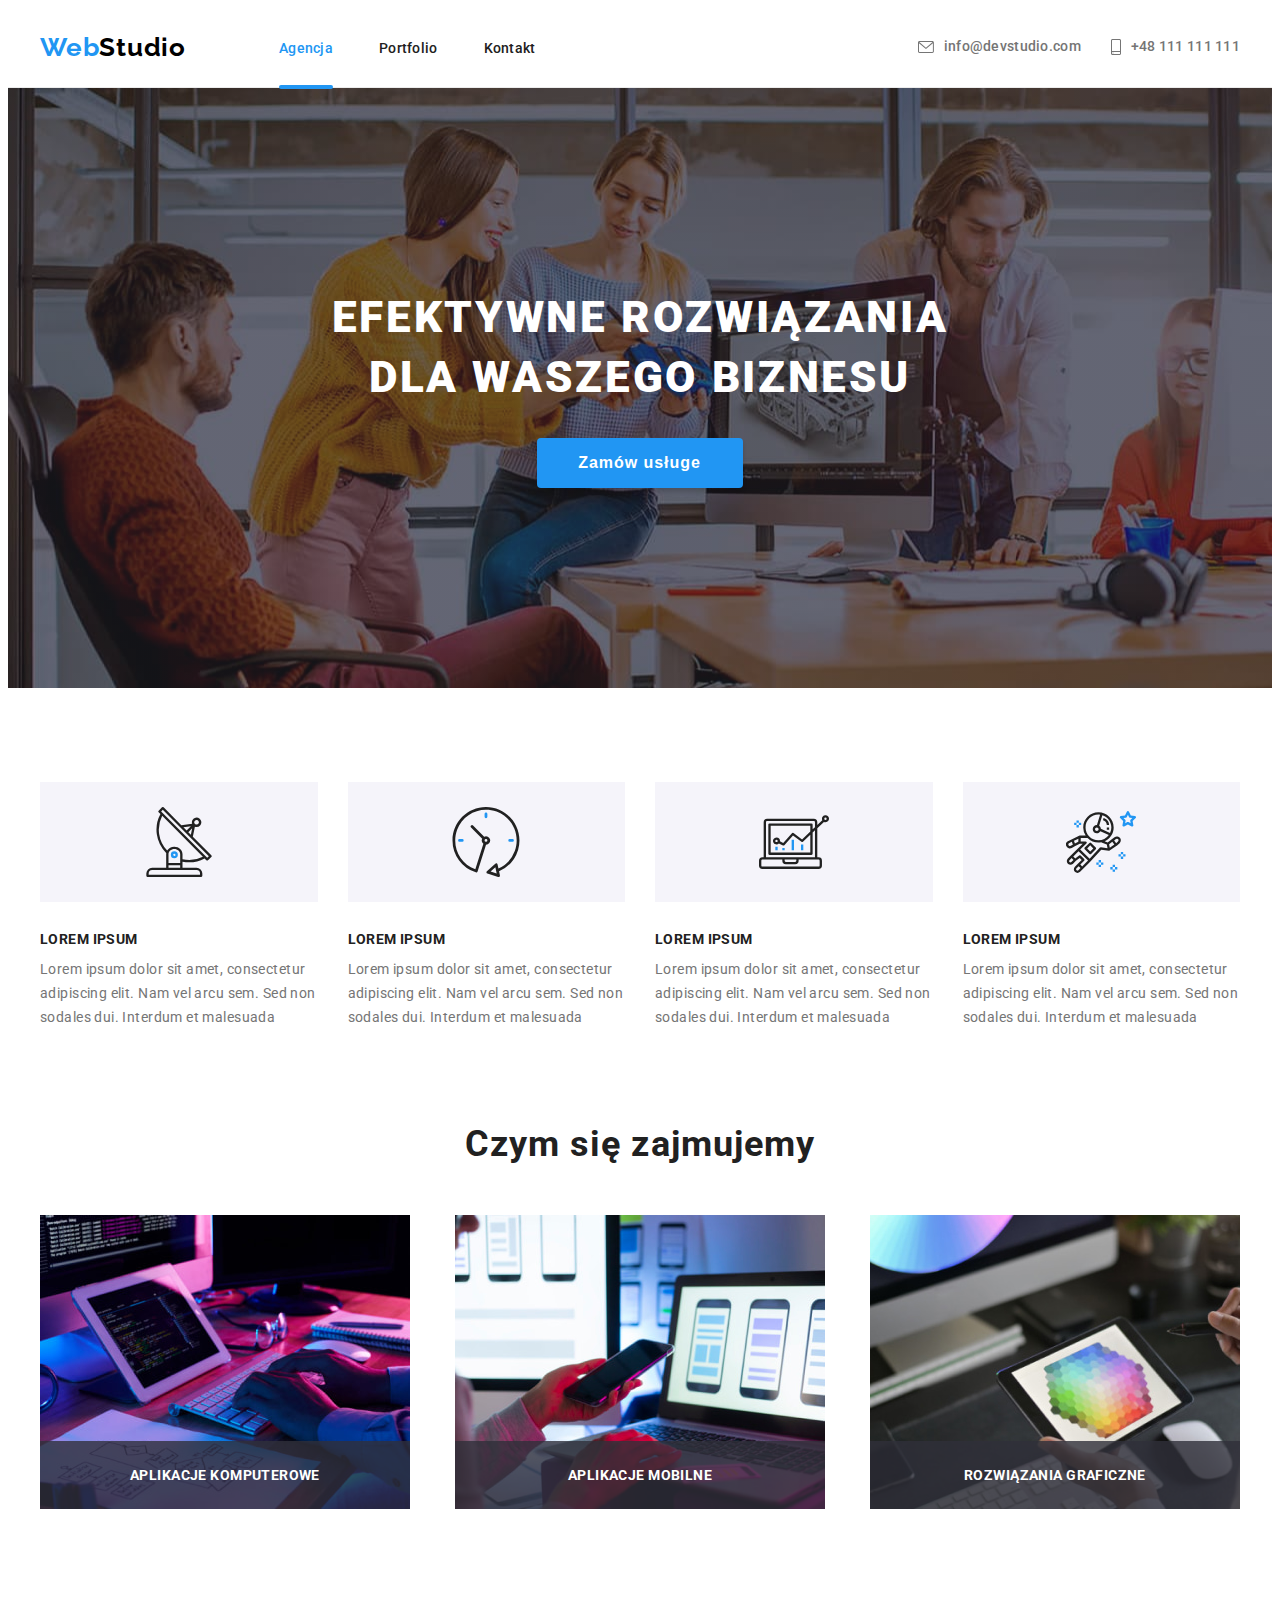
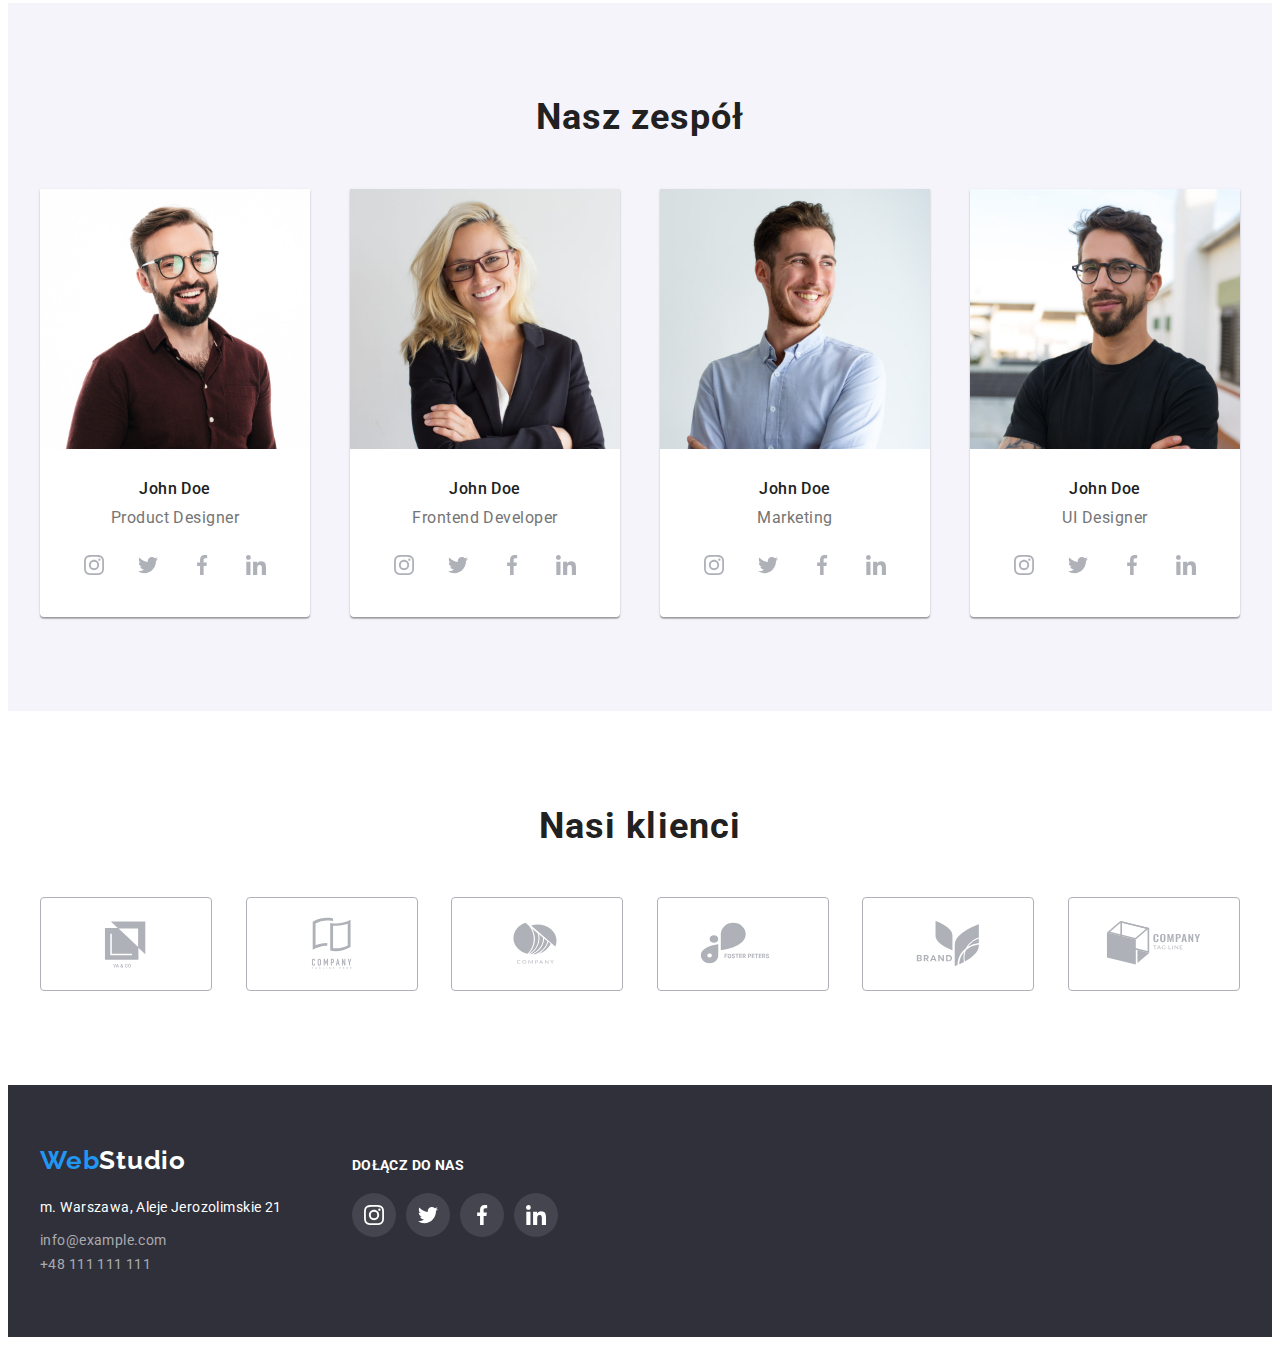
<file: index.html>
<!DOCTYPE html>
<html lang="pl">
  <head>
    <meta charset="UTF-8" />
    <meta http-equiv="X-UA-Compatible" content="IE=edge" />
    <meta name="viewport" content="width=device-width, initial-scale=1.0" />
    <link rel="preconnect" href="https://fonts.googleapis.com" />
    <link rel="preconnect" href="https://fonts.gstatic.com" crossorigin />
    <link
      href="https://fonts.googleapis.com/css2?family=Raleway:wght@700&family=Roboto:wght@400;500;700;900&display=swap"
      rel="stylesheet"
    />
    <link
      rel="stylesheet"
      href="https://cdnjs.cloudflare.com/ajax/libs/modern-normalize/1.1.0/modern-normalize.min.css"
      integrity="sha512-wpPYUAdjBVSE4KJnH1VR1HeZfpl1ub8YT/NKx4PuQ5NmX2tKuGu6U/JRp5y+Y8XG2tV+wKQpNHVUX03MfMFn9Q=="
      crossorigin="anonymous"
      referrerpolicy="no-referrer"
    />
    <link rel="stylesheet" href="css/styles.css" />
    <title>WebStudio</title>
  </head>
  <body>
    <header class="headline">
      <div class="container header">
        <a href="index.html" class="logo"
          ><span class="logo-color">Web</span>Studio</a
        >
        <div class="menu">
          <nav>
            <ul class="menu-list">
              <li>
                <a class="menu-link active-link" href="index.html">Agencja</a>
              </li>
              <li>
                <a class="menu-link" href="portfolio.html">Portfolio</a>
              </li>
              <li><a class="menu-link" href="#">Kontakt</a></li>
            </ul>
          </nav>
          <ul class="contact-list">
            <li>
              <a class="contact-link" href="mailto:info@devstudio.com">
                <svg width="16px" height="12px">
                  <use href="./images/icons.svg#icon-envelope"></use>
                </svg>
                info@devstudio.com
              </a>
            </li>
            <li>
              <a class="contact-link" href="tel:+48111111111">
                <svg width="10px" height="16px">
                  <use href="./images/icons.svg#icon-smartphone"></use>
                </svg>
                +48 111 111 111
              </a>
            </li>
          </ul>
        </div>
      </div>
    </header>
    <main class="background-main">
      <div class="main">
        <h1>EFEKTYWNE ROZWIĄZANIA DLA WASZEGO BIZNESU</h1>
        <button type="button" class="main-button" data-modal-open>
          Zamów usługe
        </button>
      </div>
    </main>
    <!-- nasze atuty -->
    <div class="container section">
      <ul class="strengths-list">
        <li>
          <div class="box">
            <svg width="70px" height="70px">
              <use href="./images/icons.svg#icon-antenna"></use>
            </svg>
          </div>
          <h2>LOREM IPSUM</h2>
          <p>
            Lorem ipsum dolor sit amet, consectetur adipiscing elit. Nam vel
            arcu sem. Sed non sodales dui. Interdum et malesuada
          </p>
        </li>
        <li>
          <div class="box">
            <svg width="70px" height="70px">
              <use href="./images/icons.svg#icon-clock"></use>
            </svg>
          </div>
          <h2>LOREM IPSUM</h2>
          <p>
            Lorem ipsum dolor sit amet, consectetur adipiscing elit. Nam vel
            arcu sem. Sed non sodales dui. Interdum et malesuada
          </p>
        </li>
        <li>
          <div class="box">
            <svg width="70px" height="70px">
              <use href="./images/icons.svg#icon-diagram"></use>
            </svg>
          </div>
          <h2>LOREM IPSUM</h2>
          <p>
            Lorem ipsum dolor sit amet, consectetur adipiscing elit. Nam vel
            arcu sem. Sed non sodales dui. Interdum et malesuada
          </p>
        </li>
        <li>
          <div class="box">
            <svg width="70px" height="70px">
              <use href="./images/icons.svg#icon-astronaut"></use>
            </svg>
          </div>
          <h2>LOREM IPSUM</h2>
          <p>
            Lorem ipsum dolor sit amet, consectetur adipiscing elit. Nam vel
            arcu sem. Sed non sodales dui. Interdum et malesuada
          </p>
        </li>
      </ul>
      <!-- czym się zajmujemy -->
      <section class="our-job">
        <h2>Czym się zajmujemy</h2>
        <ul class="our-job-list">
          <li>
            <img
              src="./images/our-job/programer.jpg"
              alt="Zbliżenie na tablet pracującego programisty"
              width="370"
              height="294"
            />
            <p>Aplikacje komputerowe</p>
          </li>
          <li>
            <img
              src="./images/our-job/web-ui-designers.jpg"
              alt="Projektant interfejsów internetowych tworzy aplikację na smartfony"
              width="370"
              height="294"
            />
            <p>Aplikacje mobilne</p>
          </li>
          <li>
            <img
              src="./images/our-job/graphic-tablet.jpg"
              alt="Projektant stron internetowych wybiera kolory na tablecie graficznym"
              width="370"
              height="294"
            />
            <p>Rozwiązania graficzne</p>
          </li>
        </ul>
      </section>
    </div>
    <!--nasz zespół-->
    <section class="team-background-color">
      <div class="container section team">
        <h2>Nasz zespół</h2>
        <ul class="team-list" lang="en">
          <li>
            <figure>
              <img
                src="./images/team/product-designer.jpg"
                alt="Mężczyzna w okularach"
                width="270"
                height="260"
              />
              <figcaption>
                <h3>John Doe</h3>
                <p>Product Designer</p>
                <ul class="team-icons-list">
                  <li>
                    <a href="#" class="team-icon">
                      <svg width="20px" height="20px">
                        <use href="./images/icons.svg#icon-instagram"></use>
                      </svg>
                    </a>
                  </li>
                  <li>
                    <a href="#" class="team-icon">
                      <svg width="20px" height="20px">
                        <use href="./images/icons.svg#icon-twitter"></use>
                      </svg>
                    </a>
                  </li>
                  <li>
                    <a href="#" class="team-icon">
                      <svg width="20px" height="20px">
                        <use href="./images/icons.svg#icon-facebook"></use>
                      </svg>
                    </a>
                  </li>
                  <li>
                    <a href="#" class="team-icon">
                      <svg width="20px" height="20px">
                        <use href="./images/icons.svg#icon-linkedin"></use>
                      </svg>
                    </a>
                  </li>
                </ul>
              </figcaption>
            </figure>
          </li>
          <li>
            <figure>
              <img
                src="./images/team/fronted-developer.jpg"
                alt="Kobieta w okularach"
                width="270"
                height="260"
              />
              <figcaption>
                <h3>John Doe</h3>
                <p>Frontend Developer</p>
                <ul class="team-icons-list">
                  <li>
                    <a href="#" class="team-icon">
                      <svg width="20px" height="20px">
                        <use href="./images/icons.svg#icon-instagram"></use>
                      </svg>
                    </a>
                  </li>
                  <li>
                    <a href="#" class="team-icon">
                      <svg width="20px" height="20px">
                        <use href="./images/icons.svg#icon-twitter"></use>
                      </svg>
                    </a>
                  </li>
                  <li>
                    <a href="#" class="team-icon">
                      <svg width="20px" height="20px">
                        <use href="./images/icons.svg#icon-facebook"></use>
                      </svg>
                    </a>
                  </li>
                  <li>
                    <a href="#" class="team-icon">
                      <svg width="20px" height="20px">
                        <use href="./images/icons.svg#icon-linkedin"></use>
                      </svg>
                    </a>
                  </li>
                </ul>
              </figcaption>
            </figure>
          </li>
          <li>
            <figure>
              <img
                src="./images/team/marketing.jpg"
                alt="Mężczyzna"
                width="270"
                height="260"
              />
              <figcaption>
                <h3>John Doe</h3>
                <p>Marketing</p>
                <ul class="team-icons-list">
                  <li>
                    <a href="#" class="team-icon">
                      <svg width="20px" height="20px">
                        <use href="./images/icons.svg#icon-instagram"></use>
                      </svg>
                    </a>
                  </li>
                  <li>
                    <a href="#" class="team-icon">
                      <svg width="20px" height="20px">
                        <use href="./images/icons.svg#icon-twitter"></use>
                      </svg>
                    </a>
                  </li>
                  <li>
                    <a href="#" class="team-icon">
                      <svg width="20px" height="20px">
                        <use href="./images/icons.svg#icon-facebook"></use>
                      </svg>
                    </a>
                  </li>
                  <li>
                    <a href="#" class="team-icon">
                      <svg width="20px" height="20px">
                        <use href="./images/icons.svg#icon-linkedin"></use>
                      </svg>
                    </a>
                  </li>
                </ul>
              </figcaption>
            </figure>
          </li>
          <li>
            <figure>
              <img
                src="./images/team/ui-designer.jpg"
                alt="Mężczyzna w okularach"
                width="270"
                height="260"
              />
              <figcaption>
                <h3>John Doe</h3>
                <p>UI Designer</p>
                <ul class="team-icons-list">
                  <li>
                    <a href="#" class="team-icon">
                      <svg width="20px" height="20px">
                        <use href="./images/icons.svg#icon-instagram"></use>
                      </svg>
                    </a>
                  </li>
                  <li>
                    <a href="#" class="team-icon">
                      <svg width="20px" height="20px">
                        <use href="./images/icons.svg#icon-twitter"></use>
                      </svg>
                    </a>
                  </li>
                  <li>
                    <a href="#" class="team-icon">
                      <svg width="20px" height="20px">
                        <use href="./images/icons.svg#icon-facebook"></use>
                      </svg>
                    </a>
                  </li>
                  <li>
                    <a href="#" class="team-icon">
                      <svg width="20px" height="20px">
                        <use href="./images/icons.svg#icon-linkedin"></use>
                      </svg>
                    </a>
                  </li>
                </ul>
              </figcaption>
            </figure>
          </li>
        </ul>
      </div>
    </section>
    <section class="container section client">
      <h2>Nasi klienci</h2>
      <ul class="client-list">
        <li>
          <a href="#" class="client-icon">
            <svg width="106px" height="60.04px">
              <use href="./images/icons.svg#icon-ya-co"></use>
            </svg>
          </a>
        </li>
        <li>
          <a href="#" class="client-icon">
            <svg width="106px" height="60.04px">
              <use href="./images/icons.svg#icon-tag-line-here"></use>
            </svg>
          </a>
        </li>
        <li>
          <a href="#" class="client-icon">
            <svg width="106px" height="60px">
              <use href="./images/icons.svg#icon-company"></use>
            </svg>
          </a>
        </li>
        <li>
          <a href="#" class="client-icon">
            <svg width="106px" height="60px">
              <use href="./images/icons.svg#icon-foster-peters"></use>
            </svg>
          </a>
        </li>
        <li>
          <a href="#" class="client-icon">
            <svg width="106px" height="60px">
              <use href="./images/icons.svg#icon-brand"></use>
            </svg>
          </a>
        </li>
        <li>
          <a href="#" class="client-icon">
            <svg width="106px" height="60px">
              <use href="./images/icons.svg#icon-company-tag-line"></use>
            </svg>
          </a>
        </li>
      </ul>
    </section>
    <footer class="background-footer">
      <div class="container div-footer">
        <div class="footer-first-box">
          <a href="index.html" class="logo-footer"
            ><span class="logo-color">Web</span>Studio</a
          >
          <address class="address">
            <p>m. Warszawa, Aleje Jerozolimskie 21</p>
            <ul class="address-list">
              <li>
                <a class="address-link" href="mailto:info@example.com"
                  >info@example.com</a
                >
              </li>
              <li>
                <a class="address-link" href="tel:+48111111111"
                  >+48 111 111 111</a
                >
              </li>
            </ul>
          </address>
        </div>
        <div class="footer-second-box">
          <h2>Dołącz do nas</h2>
          <ul>
            <li>
              <a href="#" class="second-box-icon">
                <svg width="20px" height="20px">
                  <use href="./images/icons.svg#icon-instagram"></use>
                </svg>
              </a>
            </li>
            <li>
              <a href="#" class="second-box-icon">
                <svg width="20px" height="20px">
                  <use href="./images/icons.svg#icon-twitter"></use>
                </svg>
              </a>
            </li>
            <li>
              <a href="#" class="second-box-icon">
                <svg width="20px" height="20px">
                  <use href="./images/icons.svg#icon-facebook"></use>
                </svg>
              </a>
            </li>
            <li>
              <a href="#" class="second-box-icon">
                <svg width="20px" height="20px">
                  <use href="./images/icons.svg#icon-linkedin"></use>
                </svg>
              </a>
            </li>
          </ul>
        </div>
      </div>
    </footer>
    <div class="backdrop is-hidden" data-modal>
      <div class="modal">
        <button type="button" class="modal-button-close" data-modal-close>
          <svg width="11px" height="11px">
            <use href="./images/icons.svg#icon-close"></use>
          </svg>
        </button>
      </div>
    </div>
    <script src="./js/modal.js"></script>
  </body>
</html>
</file>
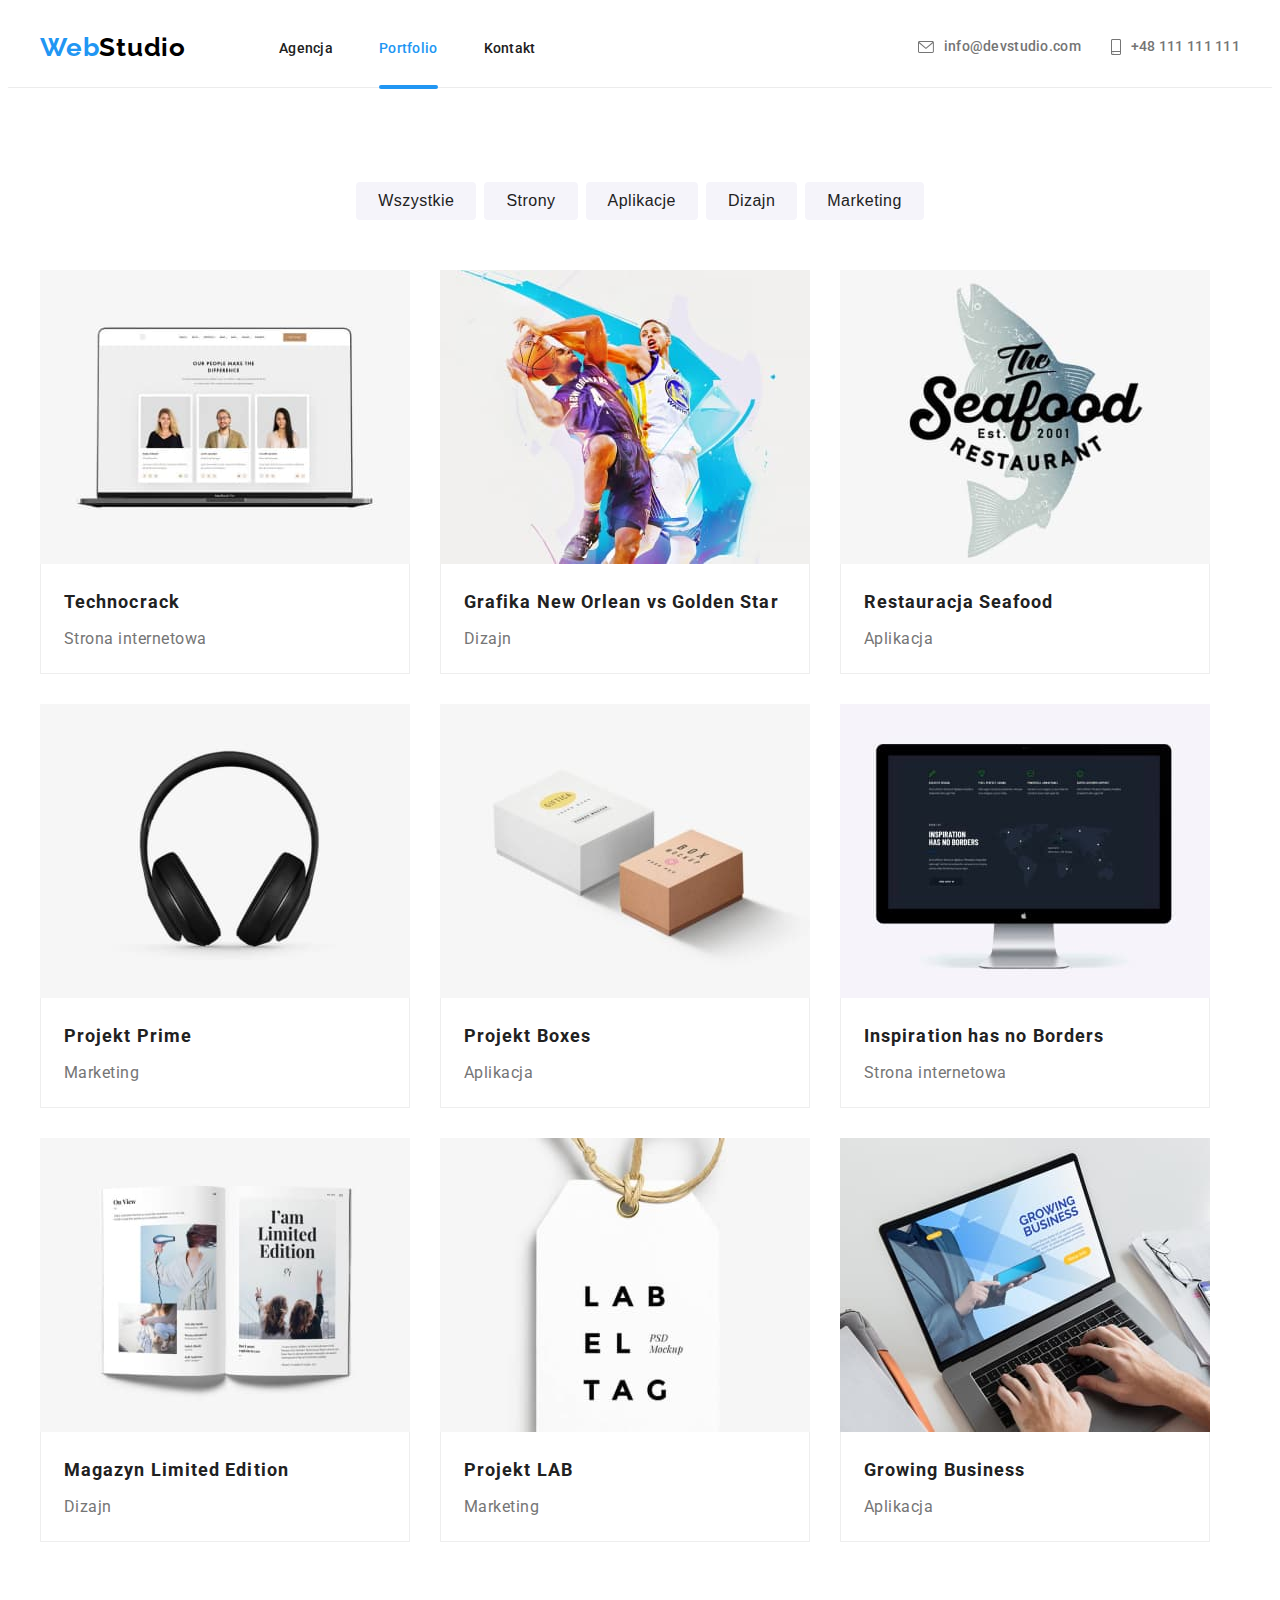
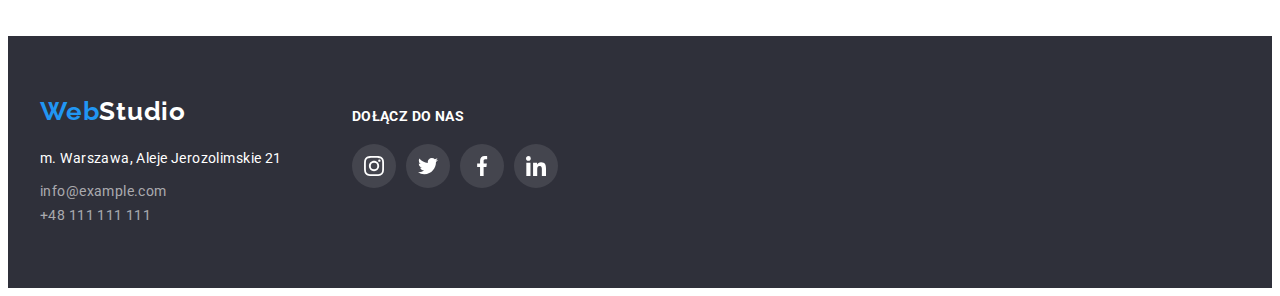
<file: portfolio.html>
<!DOCTYPE html>
<html lang="pl">
  <head>
    <meta charset="UTF-8" />
    <meta http-equiv="X-UA-Compatible" content="IE=edge" />
    <meta name="viewport" content="width=device-width, initial-scale=1.0" />
    <link rel="preconnect" href="https://fonts.googleapis.com" />
    <link rel="preconnect" href="https://fonts.gstatic.com" crossorigin />
    <link
      href="https://fonts.googleapis.com/css2?family=Raleway:wght@700&family=Roboto:wght@400;500;700;900&display=swap"
      rel="stylesheet"
    />
    <link
      rel="stylesheet"
      href="https://cdnjs.cloudflare.com/ajax/libs/modern-normalize/1.1.0/modern-normalize.min.css"
      integrity="sha512-wpPYUAdjBVSE4KJnH1VR1HeZfpl1ub8YT/NKx4PuQ5NmX2tKuGu6U/JRp5y+Y8XG2tV+wKQpNHVUX03MfMFn9Q=="
      crossorigin="anonymous"
      referrerpolicy="no-referrer"
    />
    <link rel="stylesheet" href="css/styles.css" />
    <title>WebStudio</title>
  </head>
  <body>
    <header class="headline">
      <div class="container header">
        <a href="index.html" class="logo"
          ><span class="logo-color">Web</span>Studio</a
        >
        <div class="menu">
          <nav>
            <ul class="menu-list">
              <li><a class="menu-link" href="index.html">Agencja</a></li>
              <li>
                <a class="menu-link active-link" href="portfolio.html"
                  >Portfolio</a
                >
              </li>
              <li><a class="menu-link" href="#">Kontakt</a></li>
            </ul>
          </nav>
          <ul class="contact-list">
            <li>
              <a class="contact-link" href="mailto:info@devstudio.com">
                <svg width="16px" height="12px">
                  <use href="./images/icons.svg#icon-envelope"></use>
                </svg>
                info@devstudio.com
              </a>
            </li>
            <li>
              <a class="contact-link" href="tel:+48111111111">
                <svg width="10px" height="16px">
                  <use href="./images/icons.svg#icon-smartphone"></use>
                </svg>
                +48 111 111 111
              </a>
            </li>
          </ul>
        </div>
      </div>
    </header>
    <section class="container section">
      <div class="filter">
        <ul class="filter-list">
          <li>
            <button type="button">Wszystkie</button>
          </li>
          <li><button type="button">Strony</button></li>
          <li>
            <button type="button">Aplikacje</button>
          </li>
          <li><button type="button">Dizajn</button></li>
          <li>
            <button type="button">Marketing</button>
          </li>
        </ul>
      </div>
      <div>
        <ul class="product-list">
          <li>
            <figure>
              <div class="description-box">
                <img
                  src="./images/portfolio/technocrack.jpg"
                  alt="Laptop, na którym jest uruchomiona strona internetowa"
                  width="370"
                  height="294"
                />
                <div class="description-overlay">
                  <p>
                    Technocrack jest popularną platformą wykorzystywaną do
                    rozpowszechniania koronawirusa. Firmy wykorzystują tę
                    platformę do celów szpiegowskich i ataków na
                    niezabezpieczone serwery konkurencji
                  </p>
                </div>
              </div>
              <figcaption>
                <h2>Technocrack</h2>
                <p>Strona internetowa</p>
              </figcaption>
            </figure>
          </li>
          <li>
            <figure>
              <div class="description-box">
                <img
                  src="./images/portfolio/bastekball-players.jpg"
                  alt="Dwaj koszykarze skaczący do piłki"
                  width="370"
                  height="294"
                />
                <div class="description-overlay">
                  <p>
                    Technocrack jest popularną platformą wykorzystywaną do
                    rozpowszechniania koronawirusa. Firmy wykorzystują tę
                    platformę do celów szpiegowskich i ataków na
                    niezabezpieczone serwery konkurencji
                  </p>
                </div>
              </div>
              <figcaption>
                <h2>Grafika New Orlean vs Golden Star</h2>
                <p>Dizajn</p>
              </figcaption>
            </figure>
          </li>
          <li>
            <figure>
              <div class="description-box">
                <img
                  src="./images/portfolio/seafood.jpg"
                  alt="Logo restauracji"
                  width="370"
                  height="294"
                />
                <div class="description-overlay">
                  <p>
                    Technocrack jest popularną platformą wykorzystywaną do
                    rozpowszechniania koronawirusa. Firmy wykorzystują tę
                    platformę do celów szpiegowskich i ataków na
                    niezabezpieczone serwery konkurencji
                  </p>
                </div>
              </div>
              <figcaption>
                <h2>Restauracja Seafood</h2>
                <p>Aplikacja</p>
              </figcaption>
            </figure>
          </li>
          <li>
            <figure>
              <div class="description-box">
                <img
                  src="./images/portfolio/project-prime.jpg"
                  alt="Czarne słuchawki nauszne"
                  width="370"
                  height="294"
                />
                <div class="description-overlay">
                  <p>
                    Technocrack jest popularną platformą wykorzystywaną do
                    rozpowszechniania koronawirusa. Firmy wykorzystują tę
                    platformę do celów szpiegowskich i ataków na
                    niezabezpieczone serwery konkurencji
                  </p>
                </div>
              </div>
              <figcaption>
                <h2>Projekt Prime</h2>
                <p>Marketing</p>
              </figcaption>
            </figure>
          </li>
          <li>
            <figure>
              <div class="description-box">
                <img
                  src="./images/portfolio/boxes.jpg"
                  alt="Duża i mała paczka"
                  width="370"
                  height="294"
                />
                <div class="description-overlay">
                  <p>
                    Technocrack jest popularną platformą wykorzystywaną do
                    rozpowszechniania koronawirusa. Firmy wykorzystują tę
                    platformę do celów szpiegowskich i ataków na
                    niezabezpieczone serwery konkurencji
                  </p>
                </div>
              </div>
              <figcaption>
                <h2>Projekt Boxes</h2>
                <p>Aplikacja</p>
              </figcaption>
            </figure>
          </li>
          <li>
            <figure>
              <div class="description-box">
                <img
                  src="./images/portfolio/inspiration.jpg"
                  alt="Monitor na którym jest uruchomina strona internetowa"
                  width="370"
                  height="294"
                />
                <div class="description-overlay">
                  <p>
                    Technocrack jest popularną platformą wykorzystywaną do
                    rozpowszechniania koronawirusa. Firmy wykorzystują tę
                    platformę do celów szpiegowskich i ataków na
                    niezabezpieczone serwery konkurencji
                  </p>
                </div>
              </div>
              <figcaption>
                <h2>Inspiration has no Borders</h2>
                <p>Strona internetowa</p>
              </figcaption>
            </figure>
          </li>
          <li>
            <figure>
              <div class="description-box">
                <img
                  src="./images/portfolio/magazyn.jpg"
                  alt="Otworzona książka"
                  width="370"
                  height="294"
                />
                <div class="description-overlay">
                  <p>
                    Technocrack jest popularną platformą wykorzystywaną do
                    rozpowszechniania koronawirusa. Firmy wykorzystują tę
                    platformę do celów szpiegowskich i ataków na
                    niezabezpieczone serwery konkurencji
                  </p>
                </div>
              </div>
              <figcaption>
                <h2>Magazyn Limited Edition</h2>
                <p>Dizajn</p>
              </figcaption>
            </figure>
          </li>
          <li>
            <figure>
              <div class="description-box">
                <img
                  src="./images/portfolio/project-lab.jpg"
                  alt="Karteczna ze sznurkiem, na której jest logo firmy"
                  width="370"
                  height="294"
                />
                <div class="description-overlay">
                  <p>
                    Technocrack jest popularną platformą wykorzystywaną do
                    rozpowszechniania koronawirusa. Firmy wykorzystują tę
                    platformę do celów szpiegowskich i ataków na
                    niezabezpieczone serwery konkurencji
                  </p>
                </div>
              </div>
              <figcaption>
                <h2>Projekt LAB</h2>
                <p>Marketing</p>
              </figcaption>
            </figure>
          </li>
          <li>
            <figure>
              <div class="description-box">
                <img
                  src="./images/portfolio/growing-business.jpg"
                  alt="Laptop na którym uruchomina jest strona internetowa"
                  width="370"
                  height="294"
                />
                <div class="description-overlay">
                  <p>
                    Technocrack jest popularną platformą wykorzystywaną do
                    rozpowszechniania koronawirusa. Firmy wykorzystują tę
                    platformę do celów szpiegowskich i ataków na
                    niezabezpieczone serwery konkurencji
                  </p>
                </div>
              </div>
              <figcaption>
                <h2>Growing Business</h2>
                <p>Aplikacja</p>
              </figcaption>
            </figure>
          </li>
        </ul>
      </div>
    </section>
    <footer class="background-footer">
      <div class="container div-footer">
        <div class="footer-first-box">
          <a href="index.html" class="logo-footer"
            ><span class="logo-color">Web</span>Studio</a
          >
          <address class="address">
            <p>m. Warszawa, Aleje Jerozolimskie 21</p>
            <ul class="address-list">
              <li>
                <a class="address-link" href="mailto:info@example.com"
                  >info@example.com</a
                >
              </li>
              <li>
                <a class="address-link" href="tel:+48111111111"
                  >+48 111 111 111</a
                >
              </li>
            </ul>
          </address>
        </div>
        <div class="footer-second-box">
          <h2>Dołącz do nas</h2>
          <ul>
            <li>
              <a href="#" class="second-box-icon">
                <svg width="20px" height="20px">
                  <use href="./images/icons.svg#icon-instagram"></use>
                </svg>
              </a>
            </li>
            <li>
              <a href="#" class="second-box-icon">
                <svg width="20px" height="20px">
                  <use href="./images/icons.svg#icon-twitter"></use>
                </svg>
              </a>
            </li>
            <li>
              <a href="#" class="second-box-icon">
                <svg width="20px" height="20px">
                  <use href="./images/icons.svg#icon-facebook"></use>
                </svg>
              </a>
            </li>
            <li>
              <a href="#" class="second-box-icon">
                <svg width="20px" height="20px">
                  <use href="./images/icons.svg#icon-linkedin"></use>
                </svg>
              </a>
            </li>
          </ul>
        </div>
      </div>
    </footer>
  </body>
</html>
</file>
<file: css/styles.css>
:root{
    --background-main-footer: #2F303A;
    --logo: #2196F3;
    --focus-hover: #2196F3;
    --basic-text-color:#212121;
    --text-grey: #757575;
    --text-white: #FFF;
    --background-color-team: #F5F4FA;
    --background-color-box: #F5F4FA;
    --icon-fill: #AFB1B8;
}
body {
    font-family: 'Roboto', sans-serif;
    color:var(--basic-text-color);
    height: 100%;
  }
.container{
    max-width: 1200px;
    margin: 0 auto;
}
.section{
    padding: 94px 15px;
}
img { 
    display: block;
}
.headline{
    border-bottom: 1px solid #ECECEC;
}
.logo{
    margin-right: 93px;
    font-family: 'Raleway', sans-serif;
    text-decoration: none;
    font-weight: 700;
    font-size: 26px;
    line-height: 1.19;
    letter-spacing: 0.03em;
    color: #000;
}
.logo-color{
    color: var(--logo);
}
.header{
    display: flex;
    align-items: center;
    padding: 24px 15px;
}
/* nav */
.menu{
    display: flex;
    justify-content: space-between;
    align-items: center;
    flex-grow: 1;
    padding: 0;
}
.menu-list{
    display: flex;
    gap: 46px;
    list-style: none;
    padding: 0;
    margin: 0;
}
.menu-link{
    text-decoration: none;
    font-weight: 500;
    font-size: 14px;
    line-height: 1.14;
    letter-spacing: 0.02em;
    color: var(--basic-text-color);
}
.menu-link:focus,
.menu-link:hover{
    color: var(--focus-hover);
    transition: color 250ms cubic-bezier(0.4, 0, 0.2, 1);
}
.active-link{
    position: relative;
    color: var(--focus-hover);
}
.active-link::after{
    content: "";
    display: block;
    position: absolute;
    margin-top: 28px;
    right: 0;
    left: 0;
    height: 4px;
    border-radius: 2px;
    background-color: var(--focus-hover);
    pointer-events: none;
}
.contact-list{
    display: flex;
    gap: 30px;
    list-style: none;
    padding: 0;
    margin: 0;
}
.contact-link{
    text-decoration: none;
    font-weight: 500;
    font-size: 14px;
    line-height: 1.14;
    letter-spacing: 0.02em;
    display: flex;
    align-items: center;
    gap: 10px;
    color: var(--text-grey);
    fill: var(--text-grey);
}
.contact-link:hover,
.contact-link:focus{
    color: var(--focus-hover);
    fill: var(--focus-hover);
    transition: color 250ms cubic-bezier(0.4, 0, 0.2, 1), fill 250ms cubic-bezier(0.4, 0, 0.2, 1); 
}
/* index */
.background-main{
    background-color: var(--background-main-footer);
}
.main{
    display: flex;
    flex-direction: column;
    align-items: center;
    gap: 30px;
    padding: 200px 0;
    background: linear-gradient(rgba(47, 48, 58, 0.4),rgba(47, 48, 58, 0.4)), url(../images/img-main.jpg);
    max-width: 1600px;
    margin: 0 auto;
}
h1{
    color: var(--text-white);
    font-weight: 900;
    font-size: 44px;
    line-height: 1.36;
    text-align: center;
    letter-spacing: 0.06em;
    text-transform: uppercase;
    max-width: 696px;
    margin: 0;
}
.main-button{
    background-color: #2196F3;
    color: var(--text-white);
    cursor: pointer;
    font-weight: 700;
    font-size: 16px;
    line-height: 1.875;
    text-align: center;
    letter-spacing: 0.06em;
    border-radius: 4px;
    border-style: none;
    padding:10px 42px 10px 41px;
    box-shadow: 0px 4px 4px rgba(0, 0, 0, 0.15);
}
/* our-strengths div */
.strengths-list{
    display: flex;
    justify-content: space-between;
    gap: 30px;
    list-style: none;
    padding: 0;
    margin: 0;
}
.strengths-list .box{
    display: flex;
    justify-content: center;
    padding: 25px 0;
    background-color: var(--background-color-box);
}
.strengths-list h2{
    font-weight: 700;
    font-size: 14px;
    line-height: 1.14;
    letter-spacing: 0.03em;
    text-transform: uppercase;
    margin: 30px 0 10px 0;
}
.strengths-list p{
    font-size: 14px;
    line-height: 1.714;
    letter-spacing: 0.03em;
    color: var(--text-grey);
    margin: 0;
}
/* our job section */
.our-job{
    padding-top: 94px;
}
.our-job h2{
    font-weight: 700;
    font-size: 36px;
    line-height: 1.16;
    text-align: center;
    letter-spacing: 0.03em;
    margin: 0 0 50px;
}
.our-job-list{
    display: flex;
    justify-content: space-between;
    gap: 30px;
    list-style: none;
    padding: 0;
    margin: 0;
}
.our-job-list li{
    position: relative;
}
.our-job-list p{
    position: absolute;
    bottom:0;
    right: 0;
    left:0;
    font-weight: 700;
    font-size: 14px;
    line-height: 0.875;
    text-align: center;
    letter-spacing: 0.03em;
    text-transform: uppercase;
    color: #FFF;
    background-color: rgba(47, 48, 58, 0.8);
    margin:0;
    padding: 28px 0;
}
/* team section */
.team-background-color{
    background-color: var(--background-color-team);
}
.team h2{
    font-weight: 700;
    font-size: 36px;
    line-height: 1.16;
    text-align: center;
    letter-spacing: 0.03em;
    margin: 0 0 50px;
}
.team-list{
    display: flex;
    justify-content: space-between;
    gap: 30px;
    list-style: none;
    padding: 0;
    margin: 0;
}
.team-list figure{
    margin: 0;
    background: #FFFFFF;
    box-shadow: 0px 1px 3px rgba(0, 0, 0, 0.12), 0px 1px 1px rgba(0, 0, 0, 0.14), 0px 2px 1px rgba(0, 0, 0, 0.2);
    border-radius: 0px 0px 4px 4px;
}
.team-list figcaption{
    padding: 30px 0;
}
.team-list h3{
    font-weight: 500;
    font-size: 16px;
    line-height: 1.1875;
    text-align: center;
    letter-spacing: 0.03em;
    margin:0 0 10px 0;
}
.team-list p{
    font-size: 16px;
    line-height: 1.1875;
    text-align: center;
    letter-spacing: 0.03em;
    color: var(--text-grey);
    margin: 0;
}
.team-icons-list{
    list-style: none;
    padding: 0;
    margin: 16px 0 0;
    display: flex;
    justify-content: center;
    gap: 10px;
}
.team-icon{
    display: block;
    width: 44px;
    height: 44px;
    display: flex;
    justify-content: center;
    align-items: center;
    border-radius: 50%;
    fill: var(--icon-fill);
}
.team-icon:hover,
.team-icon:focus{
    background-color: var(--focus-hover);
    fill: var(--text-white);
    transition: background-color 250ms cubic-bezier(0.4, 0, 0.2, 1), fill 250ms cubic-bezier(0.4, 0, 0.2, 1);
}
/*client section*/
.client h2{
    font-weight: 700;
    font-size: 36px;
    line-height: 42px;
    text-align: center;
    letter-spacing: 0.03em;
    margin: 0 0 50px;
}
.client-list{
    list-style: none;
    padding: 0;
    margin: 0;
    display: flex;
    justify-content: space-between;
}
.client-icon{
    display: block;
    width: 170px;
    height: 92px;
    display: flex;
    justify-content: center;
    align-items: center;
    fill: var(--icon-fill);
    border: 1px solid var(--icon-fill);
    border-radius: 4px;
}
.client-icon:hover,
.client-icon:focus{
    fill: var(--focus-hover);
    border-color: var(--focus-hover);
    transition: fill 250ms cubic-bezier(0.4, 0, 0.2, 1), border-color 250ms cubic-bezier(0.4, 0, 0.2, 1);
}
/* PORTFOLIO */
.filter{
    padding-bottom: 50px;
}
.filter-list{
    display: flex;
    justify-content: center;
    gap: 8px;
    list-style: none;
    padding: 0;
    margin: 0;
}
.filter-list button{
    color: var(--basic-text-color);
    cursor: pointer;
    font-weight: 500;
    font-size: 16px;
    line-height: 1.625;
    text-align: center;
    letter-spacing: 0.03em;
    background-color: #F5F4FA;
    border-radius: 4px;
    border-style: none;
    padding: 6px 22px;
}
.filter-list button:hover,
.filter-list button:focus{
    background-color: var(--focus-hover);
    color: var(--text-white);
    box-shadow: 0px 3px 1px rgba(0, 0, 0, 0.1), 0px 1px 2px rgba(0, 0, 0, 0.08), 0px 2px 2px rgba(0, 0, 0, 0.12);
    transition: background-color 250ms cubic-bezier(0.4, 0, 0.2, 1), color 250ms cubic-bezier(0.4, 0, 0.2, 1), box-shadow 250ms cubic-bezier(0.4, 0, 0.2, 1);
}
.product-list{
    display: flex;
    flex-wrap: wrap;
    gap: 30px;
    list-style: none;
    margin: 0;
    padding: 0;
}
.product-list li:hover,
.product-list li:focus{
    cursor: pointer;
    box-shadow: 0px 1px 1px rgba(0, 0, 0, 0.12), 0px 4px 4px rgba(0, 0, 0, 0.06), 1px 4px 6px rgba(0, 0, 0, 0.16);
    transition: box-shadow 250ms cubic-bezier(0.4, 0, 0.2, 1);
}
.product-list figure{
    margin: 0;
}
.product-list figcaption{
    padding: 20px 23px 19px;
    border-left:1px solid #EEEEEE;
    border-bottom:1px solid #EEEEEE;
    border-right:1px solid #EEEEEE;
}
.product-list h2{
    font-weight: 700;
    font-size: 18px;
    line-height: 2;
    letter-spacing: 0.06em;
    margin: 0 0 4px;
}
.product-list p{
    font-size: 16px;
    line-height: 1.875;
    letter-spacing: 0.03em;
    color: var(--text-grey);
    margin: 0;
}
.description-box{
    position: relative;
    overflow: hidden;
}
.description-overlay{
    position: absolute;
    top: 0;
    left: 0;
    width: 100%;
    height: 100%;
    padding: 49px 24px;
    background-color: rgba(33, 150, 243, 0.9);
    transform: translateY(101%);
    transition: transform 250ms cubic-bezier(0.4, 0, 0.2, 1);
}
.product-list li:hover .description-overlay{
    transform: translatey(0);
}
.description-overlay p{
    font-size: 18px;
    line-height: 1.555;
    letter-spacing: 0.03em;
    color: var(--text-white);
    margin: 0;
}
/* footer section */
.background-footer{
    background-color: var(--background-main-footer);
}
.div-footer{
    padding: 60px 15px;
    display: flex;
    justify-content: flex-start;
    gap: 70px;
}
.logo-footer{
    font-family: 'Raleway', sans-serif;
    text-decoration: none;
    font-weight: 700;
    font-size: 26px;
    line-height: 1.19;
    letter-spacing: 0.03em;
    color: #FFF;
}
.address{
    font-style: normal;
    font-size: 14px;
    line-height: 1.71;
    letter-spacing: 0.03em;
    color: var(--text-white);
}
.address p{
    margin: 20px 0 9px;
}
.address-list{
    list-style: none;
    padding: 0;
    margin: 0;
}
.address-link{
    text-decoration: none;
    color: rgba(255, 255, 255, 0.6);
}
.address-link:focus,
.address-link:hover{
    color: var(--focus-hover);
    transition: color 250ms cubic-bezier(0.4, 0, 0.2, 1);
}
.footer-second-box h2{
    font-weight: 700;
    font-size: 14px;
    line-height: 16px;
    letter-spacing: 0.03em;
    text-transform: uppercase;
    color: var(--text-white);
    margin: 12px 0 20px;
}
.footer-second-box ul{
    list-style: none;
    padding: 0;
    margin: 0;
    display: flex;
    justify-content: flex-start;
    gap: 10px;
}
.second-box-icon{
    display: block;
    display: flex;
    justify-content: center;
    align-items: center;
    width: 44px;
    height: 44px;
    border-radius: 50%;
    fill: #FFF;
    background-color: rgba(255, 255, 255, 0.1);
}
.second-box-icon:hover,
.second-box-icon:focus{
    background-color: var(--focus-hover);
    transition: background-color 250ms cubic-bezier(0.4, 0, 0.2, 1);
}
/*formularz*/
.backdrop{
    position: fixed;
    top: 0;
    left: 0;
    width: 100%;
    height: 100%;
    z-index: 1;
    background-color: rgba(0, 0, 0, 0.2);
    opacity: 1;
    animation: opacityopen 250ms cubic-bezier(0.4, 0, 0.2, 1) forwards;
}
.is-hidden{
    visibility: hidden;
    pointer-events: none;
    opacity: 0;
    animation: opacityclose 250ms cubic-bezier(0.4, 0, 0.2, 1) forwards;
}
.modal{
    z-index: 2;
    position: absolute;
    top: 50%;
    left: 50%;
    transform: translate(-50%, -50%);
    width: 528px;
    height: 581px;
    background-color: #FFF;
    box-shadow: 0px 1px 3px rgba(0, 0, 0, 0.12), 0px 1px 1px rgba(0, 0, 0, 0.14), 0px 2px 1px rgba(0, 0, 0, 0.2);
    border-radius: 4px;
}
.modal-button-close{
    position: absolute;
    top: 8px;
    right: 8px;
    margin: 0;
    padding: 0;
    display: flex;
    justify-content: center;
    align-items: center;
    width: 30px;
    height: 30px;
    border-radius: 50%;
    fill: #000;
    background-color: #FFF;
    border: 1px solid rgba(0, 0, 0, 0.1);
    cursor: pointer;
}
.modal-button-close:hover,
.modal-button-close:focus{
    background-color: var(--focus-hover);
    fill: #FFF;
    transition: background-color 250ms cubic-bezier(0.4, 0, 0.2, 1), fill 250ms cubic-bezier(0.4, 0, 0.2, 1);
}
@keyframes opacityopen {
    0%{
        opacity: 0;
    }
    100%{
        opacity: 1;
    }
}
@keyframes opacityclose {
    0%{
        opacity: 1;
    }
    100%{
        opacity: 0;
    }
}
</file>
